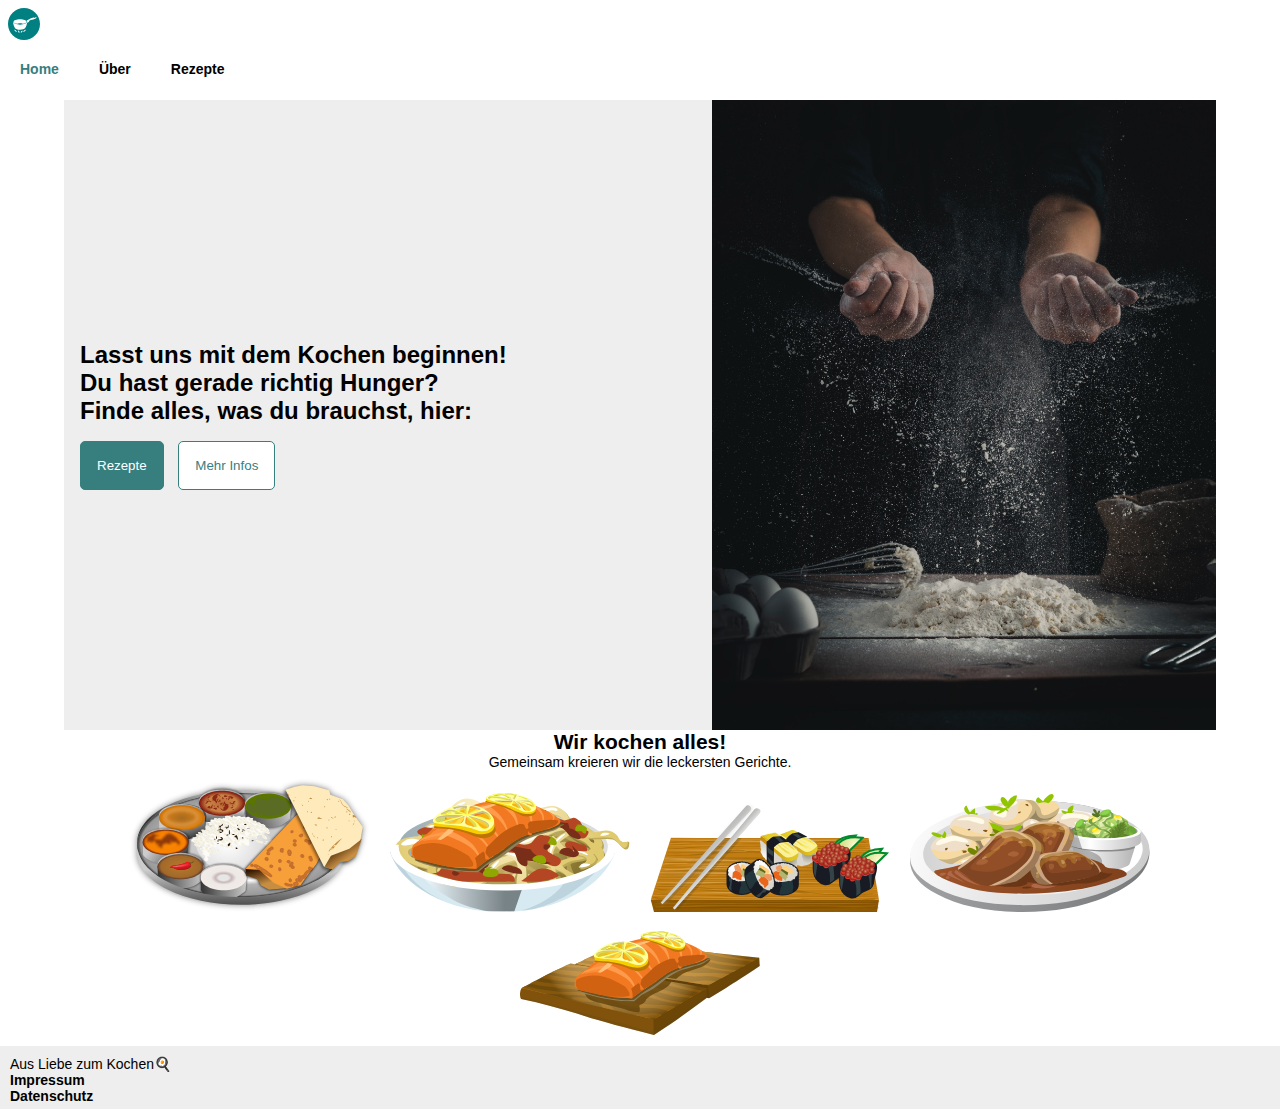
<file: recipe-page/index.html>
<!DOCTYPE html>
<html lang="de" dir="ltr">
    <head>
        <title>Aus Liebe zum Kochen - Home</title>
        <meta charset="utf-8">
        <link rel="stylesheet" href="./css/styles.css">
    </head>
    <body>
        <header>
            <img id="logo" title="FreeImages.com/rootworks" src="./img/logo.svg"/>
            <nav>
                <ul>
                    <li>Home</li>
                    <li><a href="html/ueber.html">Über</a></li>
                    <li><a href="html/rezepte.html">Rezepte</a></li>
                </ul>
            </nav>
        </header>
        <main>
            <div id="start">
                <div class="maincolumn" id="mainleft">
                    <p>Lasst uns mit dem Kochen beginnen!</p>
                    <p>Du hast gerade richtig Hunger?</p>
                    <p>Finde alles, was du brauchst, hier:</p>
                    <button id="buttonrecipe" onclick="window.location.href='./html/rezepte.html'">
                        Rezepte
                    </button>
                    <button id="buttonabout" onclick="window.location.href='./html/ueber.html'">
                        Mehr Infos
                    </button>
                </div>
                <div class="maincolumn" id="mainright">
                    <img id="baking" loading="lazy" alt="Hände mit Mehl und weiteren Backzutaten" title="Picture by https://unsplash.com/de/@picoftasty" src="./img/baking.jpg" />
                </div>
            </div>
            <h2 class="centered">Wir kochen alles!</h2>
            <p class="centered">Gemeinsam kreieren wir die leckersten Gerichte.</p>
            <div class="food centered">
                <img class="dish" loading="lazy" title="https://openclipart.org/detail/221173/thali" src="img/food1.svg" />
                <img class="dish" loading="lazy" title="glitchthegame.com" src="img/food2.svg" />
                <img class="dish" loading="lazy" title="https://openclipart.org/detail/218997/sushi-on-a-board" src="img/food3.svg" />
                <img class="dish" loading="lazy" title="glitchthegame.com" src="img/food4.svg" />
                <img class="dish" loading="lazy" title="glitchthegame.com" src="img/food5.svg" />
            </div>
        </main>
        <footer>
            <p>Aus Liebe zum Kochen&#127859; </p>
            <ul>
                <li><a href="https://www.hs-augsburg.de/Service/Impressum.html">Impressum</a><br/></li>
                <li id="last"><a href="https://www.hs-augsburg.de/Service/Datenschutz.html">Datenschutz</a></li>
            </ul>
        </footer>
    </body>
</html>
</file>
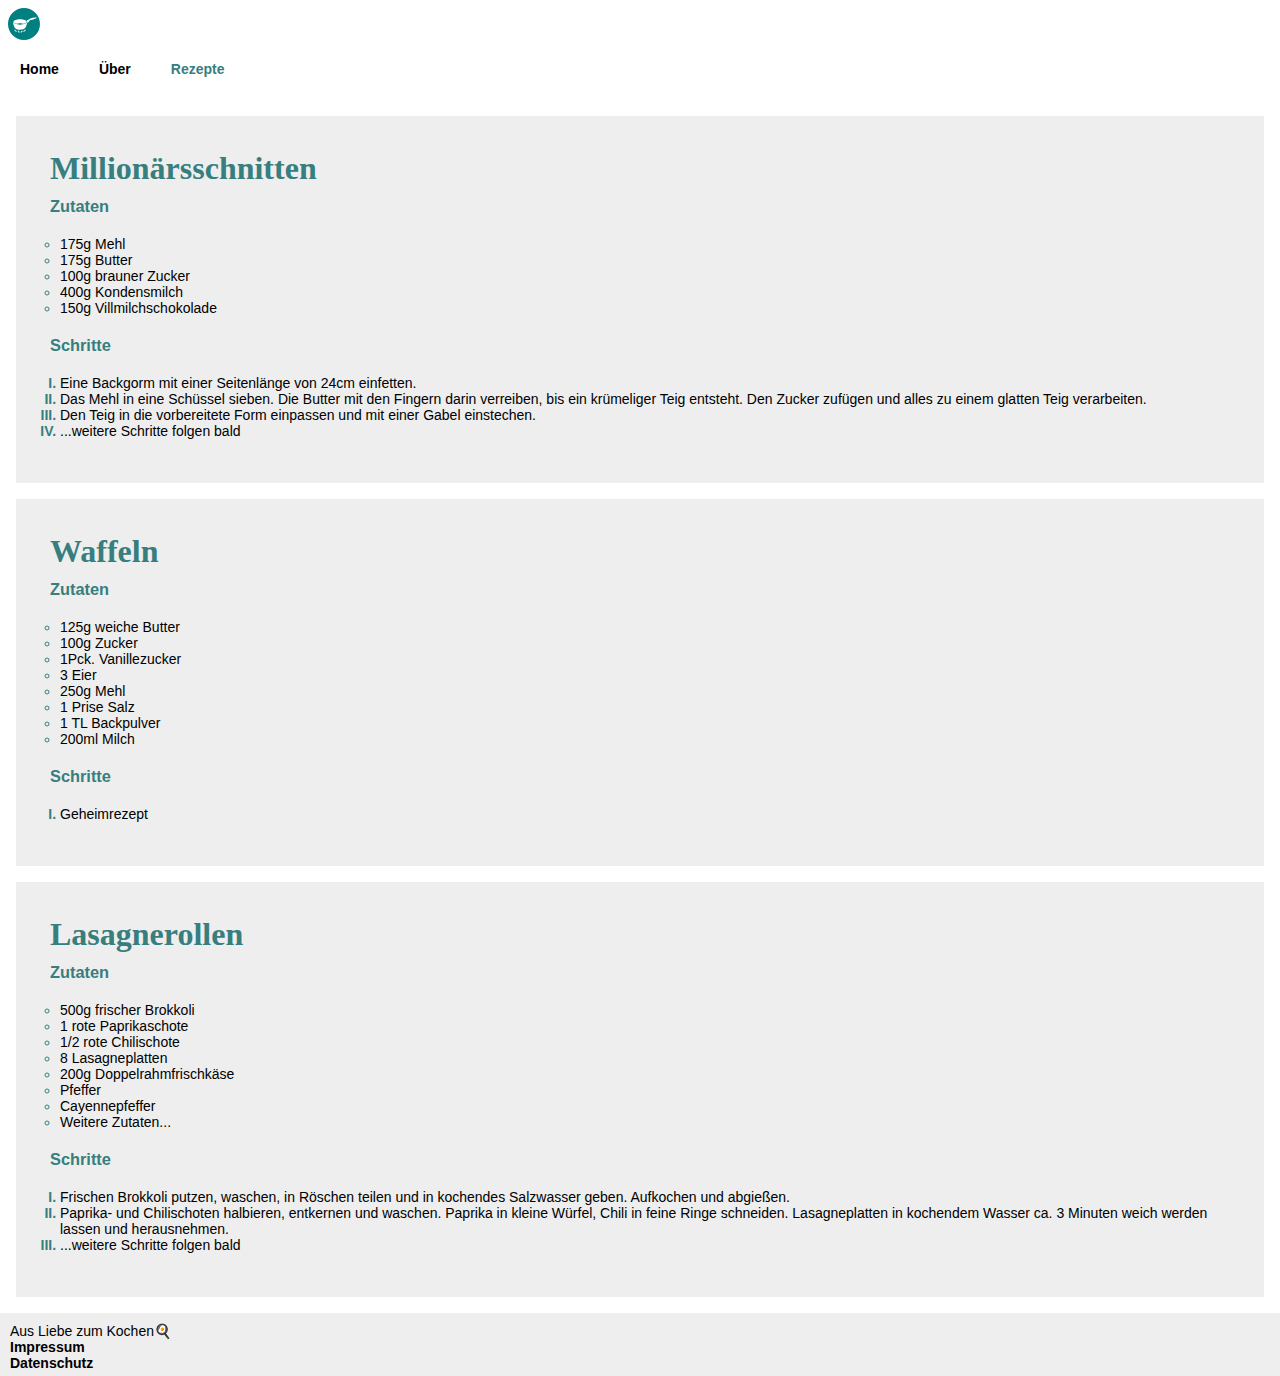
<file: recipe-page/html/rezepte.html>
<!DOCTYPE html>
<html lang="de" dir="ltr">
    <head>
        <title>Aus Liebe zum Kochen - Rezepte</title>
        <meta charset="utf-8">
        <link rel="stylesheet" href="../css/styles.css">
    </head>
    <body>
        <header>
            <img id="logo" title="FreeImages.com/rootworks" src="../img/logo.svg"/>
            <nav>
                <ul>
                    <li><a href="../index.html">Home</a></li>
                    <li><a href="ueber.html">Über</a></li>
                    <li>Rezepte</li>
                </ul>
            </nav>
        </header>
        <main>
            <div class="rezept">
                <h2 class="rezept-name">Millionärsschnitten</h2>
                <h3 class="rezept-h3">Zutaten</h3>
                <ul>
                    <li>175g Mehl</li>
                    <li>175g Butter</li>
                    <li>100g brauner Zucker</li>
                    <li>400g Kondensmilch</li>
                    <li>150g Villmilchschokolade</li>
                </ul>
                <h3 class="rezept-h3">Schritte</h3>
                <ol>
                    <li>Eine Backgorm mit einer Seitenlänge von 24cm einfetten.</li>
                    <li>Das Mehl in eine Schüssel sieben. Die Butter mit den Fingern darin verreiben, bis ein krümeliger Teig entsteht. Den Zucker zufügen und alles zu einem glatten Teig verarbeiten.</li>
                    <li>Den Teig in die vorbereitete Form einpassen und mit einer Gabel einstechen.</li>
                    <li>...weitere Schritte folgen bald</li>
                </ol>
            </div>
            <div class="rezept">
                <h2 class="rezept-name">Waffeln</h2>
                <h3 class="rezept-h3">Zutaten</h3>
                <ul>
                    <li>125g weiche Butter</li>
                    <li>100g Zucker</li>
                    <li>1Pck. Vanillezucker</li>
                    <li>3 Eier</li>
                    <li>250g Mehl</li>
                    <li>1 Prise Salz</li>
                    <li>1 TL Backpulver</li>
                    <li>200ml Milch</li>
                </ul>
                <h3 class="rezept-h3">Schritte</h3>
                <ol>
                    <li>Geheimrezept</li>
                </ol>
            </div>
            <div class="rezept">
                <h2 class="rezept-name">Lasagnerollen</h2>
                <h3 class="rezept-h3">Zutaten</h3>
                <ul>
                    <li>500g frischer Brokkoli</li>
                    <li>1 rote Paprikaschote</li>
                    <li>1/2 rote Chilischote</li>
                    <li>8 Lasagneplatten</li>
                    <li>200g Doppelrahmfrischkäse</li>
                    <li>Pfeffer</li>
                    <li>Cayennepfeffer</li>
                    <li>Weitere Zutaten...</li>
                </ul>
                <h3 class="rezept-h3">Schritte</h3>
                <ol>
                    <li>Frischen Brokkoli putzen, waschen, in Röschen teilen und in kochendes Salzwasser geben. Aufkochen und abgießen.</li>
                    <li>Paprika- und Chilischoten halbieren, entkernen und waschen. Paprika in kleine Würfel, Chili in feine Ringe schneiden. Lasagneplatten in kochendem Wasser ca. 3 Minuten weich werden lassen und herausnehmen.</li>
                    <li>...weitere Schritte folgen bald</li>
                </ol>
            </div>
        </main>
        <footer>
            <p>Aus Liebe zum Kochen&#127859; </p>
            <ul>
                <li><a href="https://www.hs-augsburg.de/Service/Impressum.html">Impressum</a><br/></li>
                <li id="last"><a href="https://www.hs-augsburg.de/Service/Datenschutz.html">Datenschutz</a></li>
            </ul>
        </footer>
    </body>
</html>
</file>
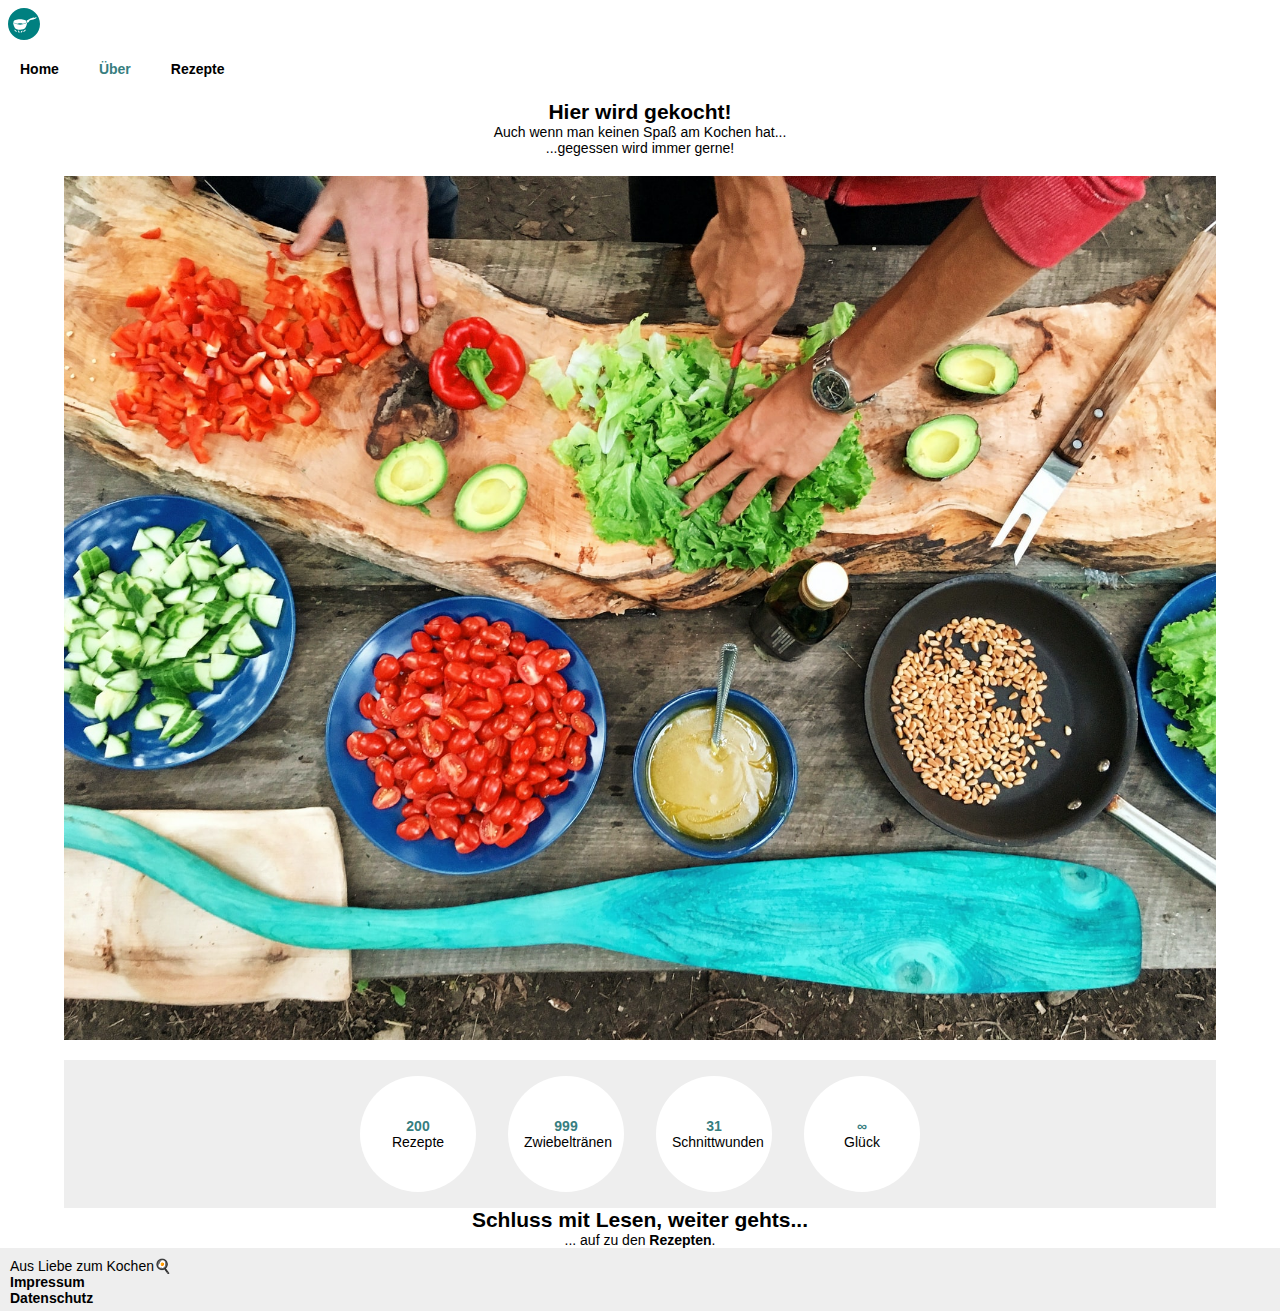
<file: recipe-page/html/ueber.html>
<!DOCTYPE html>
<html lang="de" dir="ltr">
    <head>
        <title>Aus Liebe zum Kochen - Über</title>
        <meta charset="utf-8">
        <link rel="stylesheet" href="../css/styles.css">
    </head>
    <body>
        <header>
            <img id="logo" title="FreeImages.com/rootworks" src="../img/logo.svg"/>
            <nav>
                <ul>
                    <li class="nav-link"><a href="../index.html">Home</a></li>
                    <li class="nav-link">Über</li>
                    <li class="nav-link"><a href="rezepte.html">Rezepte</a></li>
                </ul>
            </nav>
        </header>
        <main>
            <div class="centered">
                <h2 >Hier wird gekocht!</h2>
                <p>Auch wenn man keinen Spaß am Kochen hat...</p>
                <p>...gegessen wird immer gerne!</p>
                <img id="aboutimg" loading="lazy" alt="Verschiedene Kochzutaten auf Holzbrettern auf einem Tisch" title="Picture by https://unsplash.com/de/@mvdheuvel" src="../img/about.jpg" />
                <div class="infos">
                    <div class="column">
                        <p class="columntop">200</p>
                        <p>Rezepte</p>
                    </div>
                    <div class="column">
                        <p class="columntop">999</p>
                        <p>Zwiebeltränen</p>
                    </div>
                    <div class="column">
                        <p class="columntop">31</p>
                        <p>Schnittwunden</p>
                    </div>
                    <div class="column">
                        <p class="columntop">∞</p>
                        <p>Glück</p>
                    </div>
                </div>
                <h2>Schluss mit Lesen, weiter gehts...</h2>
                <p>... auf zu den <a href="html/rezepte.html"><strong>Rezepten</strong></a>.</p>
            </div>
        </main>
        <footer>
            <p>Aus Liebe zum Kochen&#127859; </p>
            <ul>
                <li><a href="https://www.hs-augsburg.de/Service/Impressum.html">Impressum</a><br/></li>
                <li id="last"><a href="https://www.hs-augsburg.de/Service/Datenschutz.html">Datenschutz</a></li>
            </ul>
        </footer>
    </body>
</html>
</file>
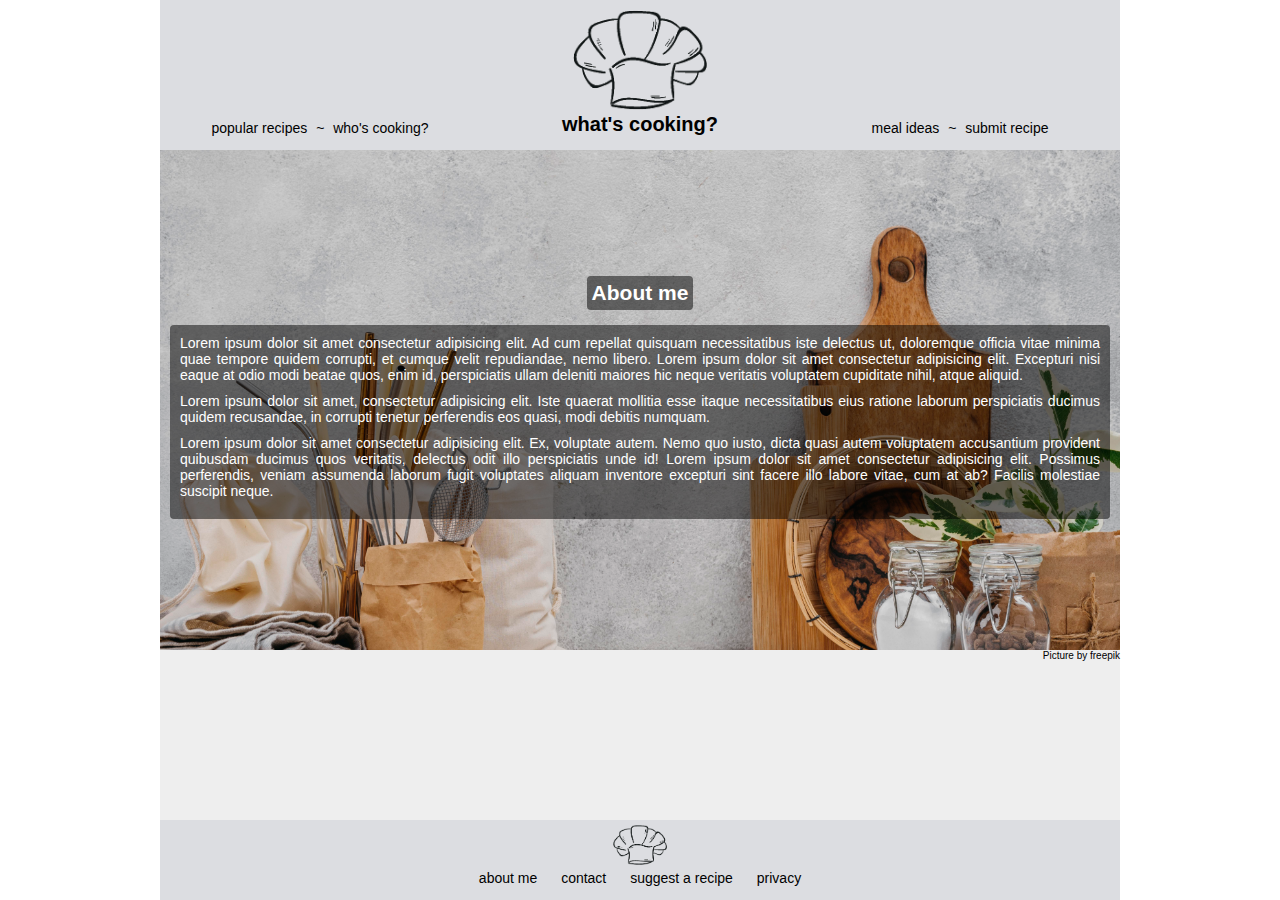
<file: recipe-page2/html/about.html>
<!DOCTYPE html>
<html>
    <head lang="en">
        <title>
            What's cooking? - About
        </title>
        <meta charset="utf-8" />
        <meta name="viewport" content="width=device-width, initial-scale=1.0" />
        <link rel="stylesheet" href="../css/styles.css" />
        <script src="../js/button.js"></script>
        <link rel="icon" type="image/x-icon" href="../img/chefhat.png" />
    </head>
    <body>
        <button id="topButton" title="Go to top">&#129029;</button> 
        <header>
            <nav>
                <div role="presentation" aria-hidden="true">
                    <ul>
                        <li><a href="popular.html">popular recipes</a></li>
                        <span>&#126;</span>
                        <li><a href="about.html">Who's cooking?</a></li>
                    </ul>
                </div>
                <div role="presentation" aria-hidden="true">
                    <a href="../index.html">
                        <img src="../img/chefhat.png" id="headerimg" alt="chef's hat logo" title="Designed by Freepik" />
                    </a>
                    <a href="../index.html"><h1>What's cooking?</h1></a>
                </div>
                <div role="presentation" aria-hidden="true">
                    <ul>
                        <li><a href="meal-ideas.html">Meal Ideas</a></li>
                        <span>&#126;</span>
                        <li><a href="submit.html">Submit Recipe</a></li>
                    </ul>
                </div>
            </nav>
        </header>
        <section id="about" class="imgbckgrd">
            <h2>
                About me
            </h2>
            <div class="abouttxt">
                <p class="aboutp">Lorem ipsum dolor sit amet consectetur adipisicing elit. Ad cum repellat quisquam necessitatibus iste delectus ut, doloremque officia vitae minima quae tempore quidem corrupti, et cumque velit repudiandae, nemo libero. Lorem ipsum dolor sit amet consectetur adipisicing elit. Excepturi nisi eaque at odio modi beatae quos, enim id, perspiciatis ullam deleniti maiores hic neque veritatis voluptatem cupiditate nihil, atque aliquid.</p>
                <p class="aboutp">Lorem ipsum dolor sit amet, consectetur adipisicing elit. Iste quaerat mollitia esse itaque necessitatibus eius ratione laborum perspiciatis ducimus quidem recusandae, in corrupti tenetur perferendis eos quasi, modi debitis numquam.</p>
                <p class="aboutp">Lorem ipsum dolor sit amet consectetur adipisicing elit. Ex, voluptate autem. Nemo quo iusto, dicta quasi autem voluptatem accusantium provident quibusdam ducimus quos veritatis, delectus odit illo perspiciatis unde id! Lorem ipsum dolor sit amet consectetur adipisicing elit. Possimus perferendis, veniam assumenda laborum fugit voluptates aliquam inventore excepturi sint facere illo labore vitae, cum at ab? Facilis molestiae suscipit neque.</p>
            </div>
        </section>
        <p class="source">Picture by freepik</p>
        <footer>
            <img src="../img/chefhat.png" alt="chefhat" id="footer-img">
            <ul>
                <li><a href="about.html">About me</a></li>
                <li><a href="contact.html">Contact</a></li>
                <li><a href="submit.html">Suggest a recipe</a></li>
                <li><a href="privacy.html">Privacy</a></li>
            </ul>
        </footer>
    </body>
</html>
</file>
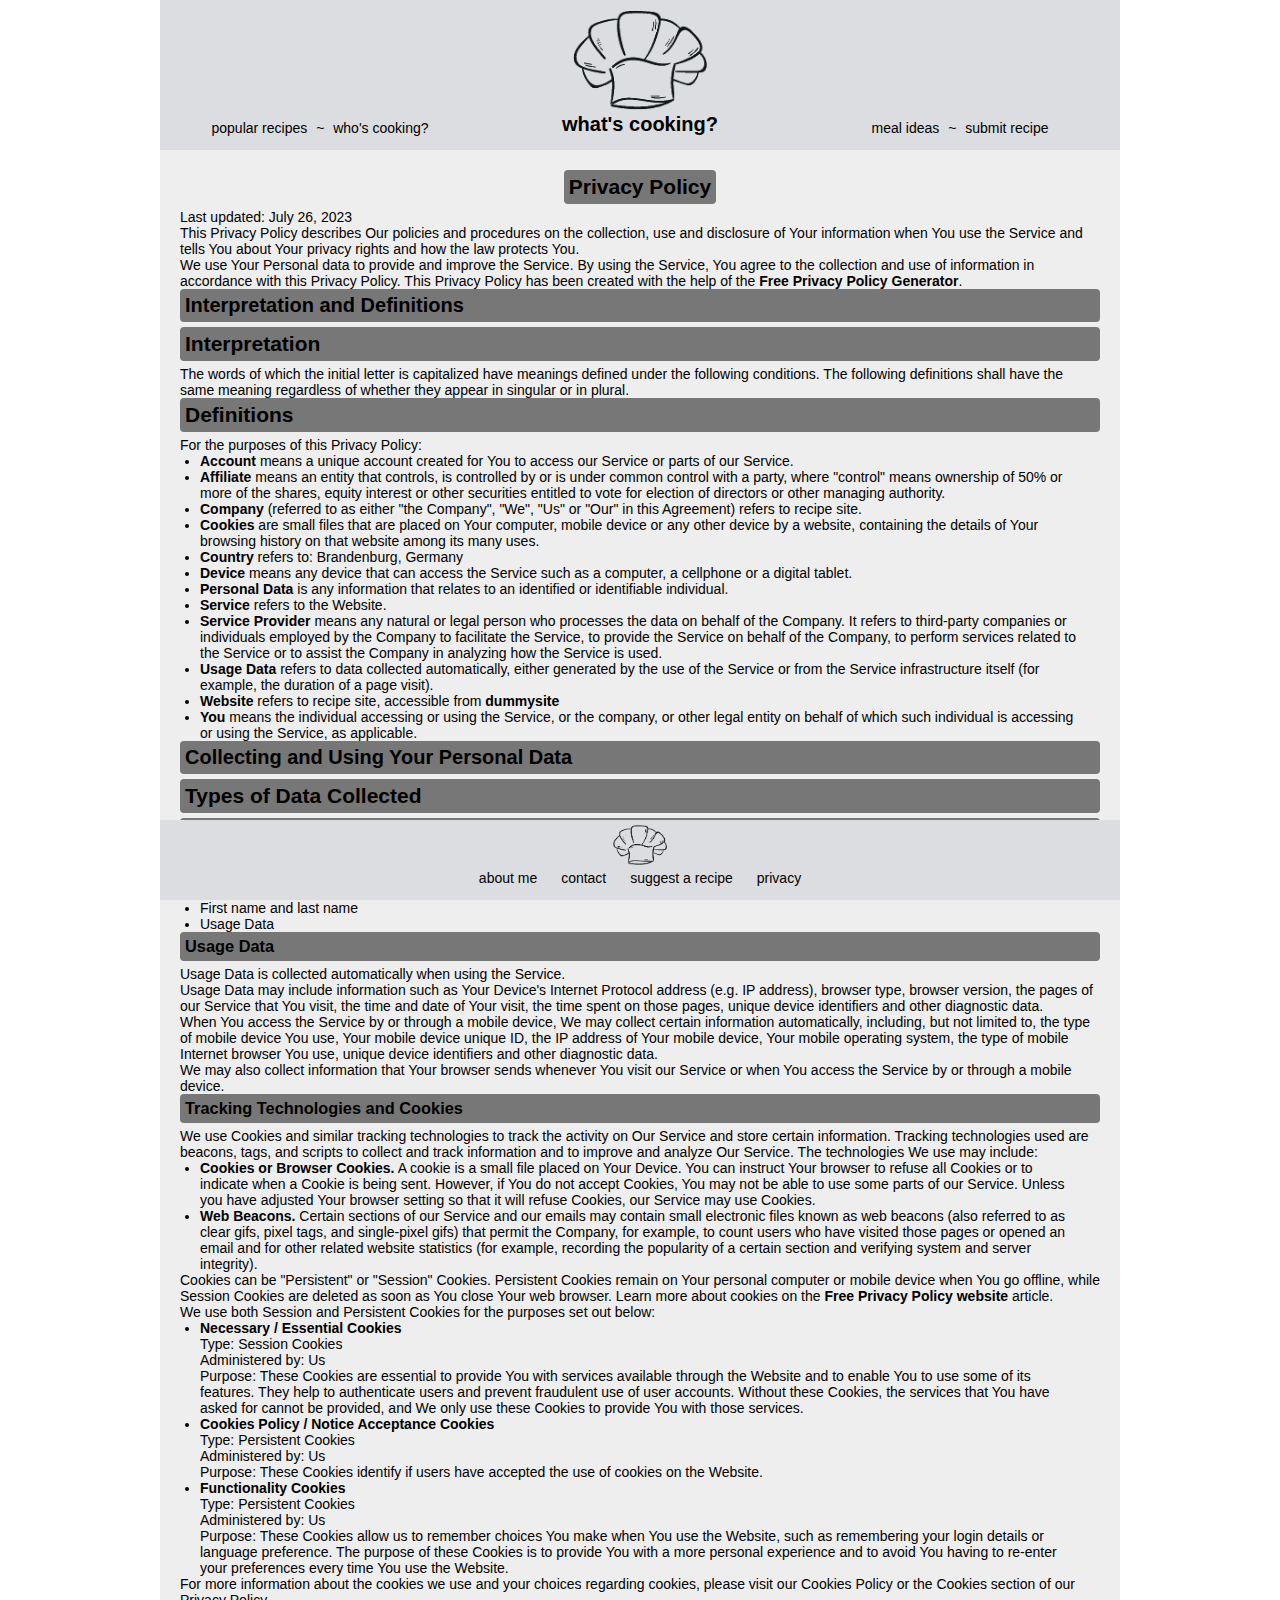
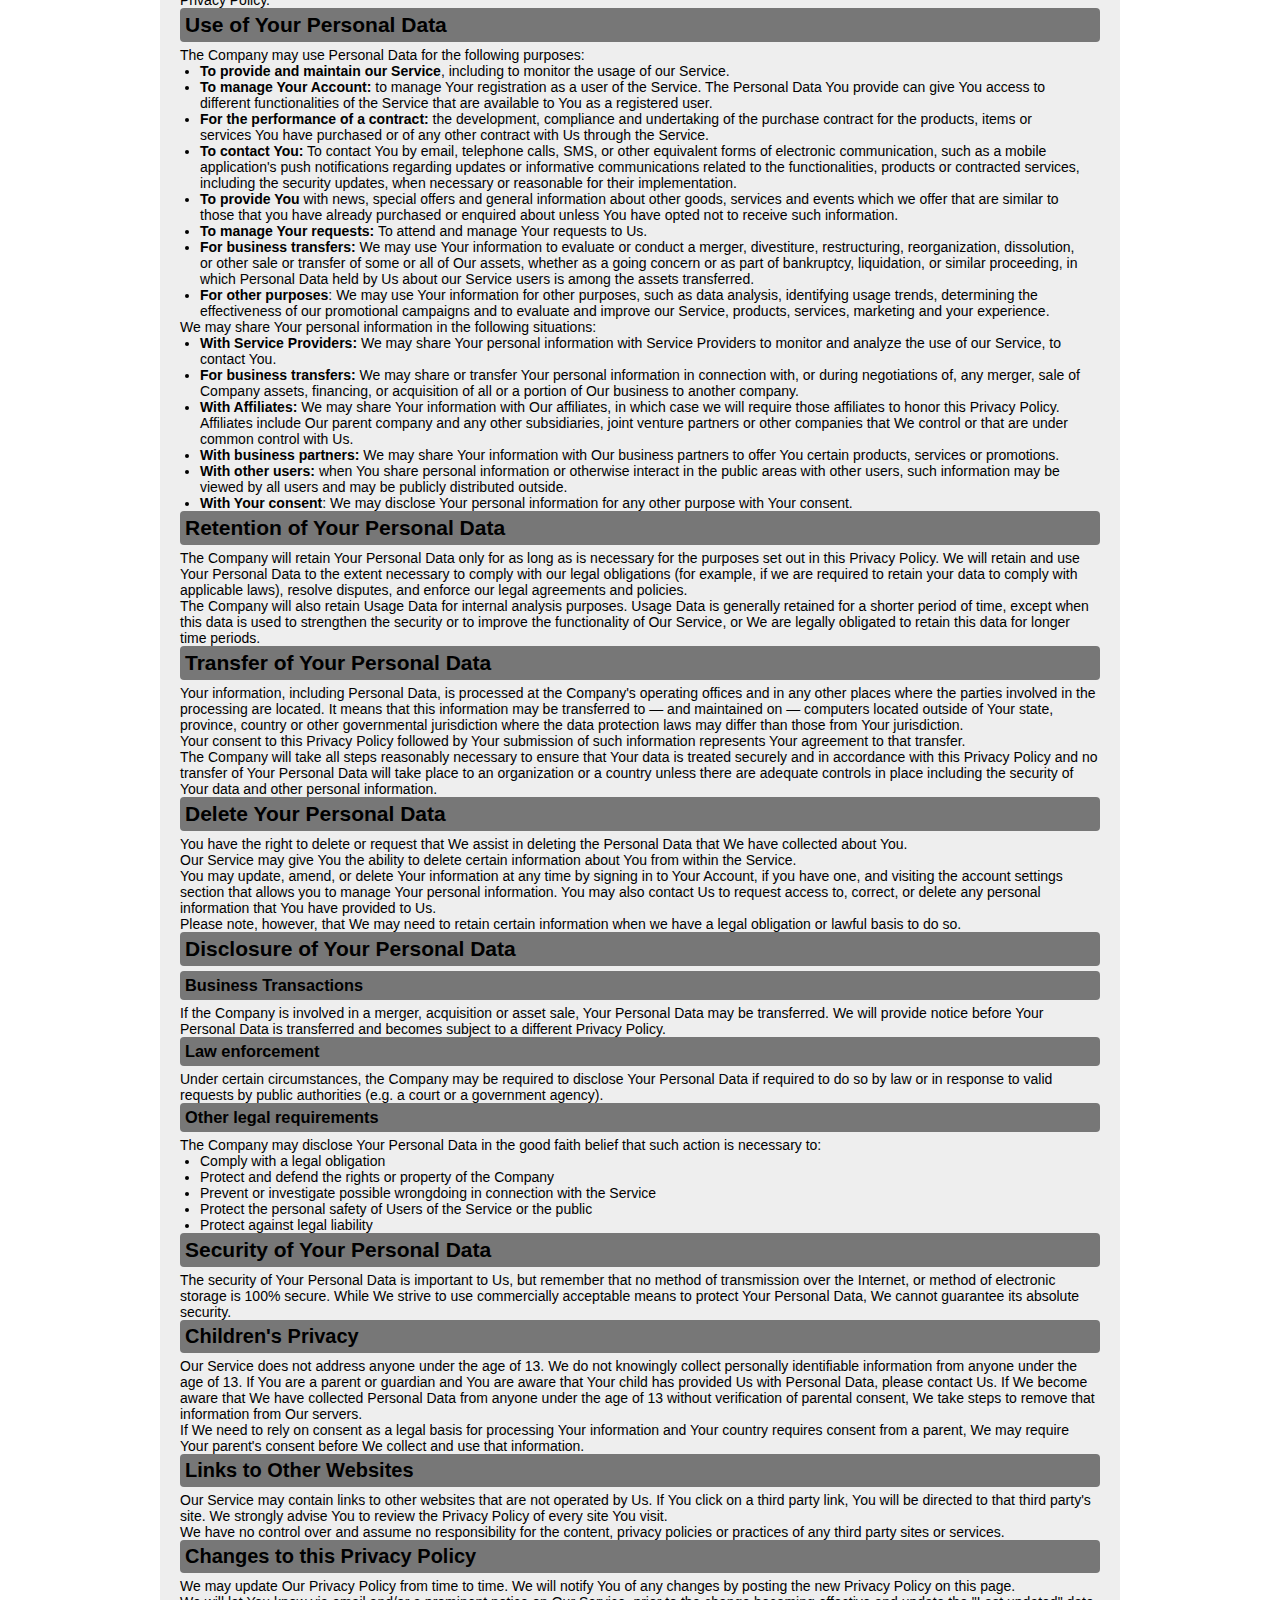
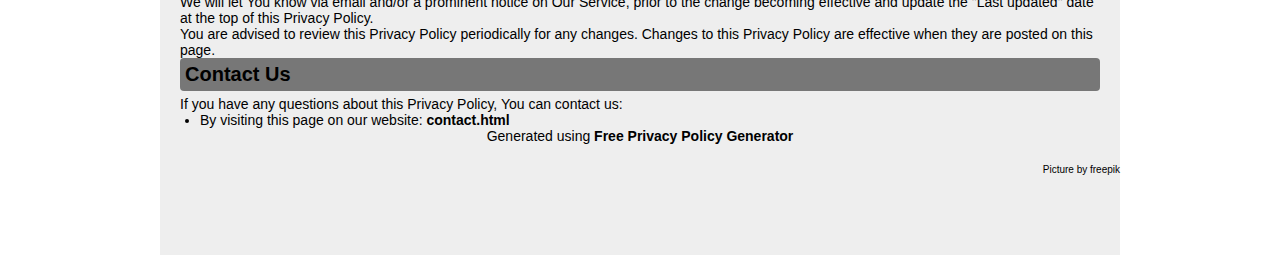
<file: recipe-page2/html/privacy.html>
<!DOCTYPE html>
<html>
    <head lang="en">
        <title>
            What's cooking? - Privacy Policy
        </title>
        <meta charset="utf-8" />
        <meta name="viewport" content="width=device-width, initial-scale=1.0" />
        <link rel="stylesheet" href="../css/styles.css" />
        <script src="../js/button.js"></script>
        <link rel="icon" type="image/x-icon" href="../img/chefhat.png" />
    </head>
    <body>
        <button id="topButton" title="Go to top">&#129029;</button> 
        <header>
            <nav>
                <div role="presentation" aria-hidden="true">
                    <ul>
                        <li><a href="popular.html">popular recipes</a></li>
                        <span>&#126;</span>
                        <li><a href="about.html">Who's cooking?</a></li>
                    </ul>
                </div>
                <div role="presentation" aria-hidden="true">
                    <a href="../index.html">
                        <img src="../img/chefhat.png" id="headerimg" alt="chef's hat logo" title="Designed by Freepik" />
                    </a>
                    <a href="../index.html"><h1>What's cooking?</h1></a>
                </div>
                <div role="presentation" aria-hidden="true">
                    <ul>
                        <li><a href="meal-ideas.html">Meal Ideas</a></li>
                        <span>&#126;</span>
                        <li><a href="submit.html">Submit Recipe</a></li>
                    </ul>
                </div>
            </nav>
        </header>
        <section id="privacy">
            <h2>
                Privacy Policy
            </h2>
            <div class="privacytxt">
                <p>Last updated: July 26, 2023</p>
                <p>This Privacy Policy describes Our policies and procedures on the collection, use and disclosure of Your information when You use the Service and tells You about Your privacy rights and how the law protects You.</p>
                <p>We use Your Personal data to provide and improve the Service. By using the Service, You agree to the collection and use of information in accordance with this Privacy Policy. This Privacy Policy has been created with the help of the <a href="https://www.freeprivacypolicy.com/free-privacy-policy-generator/" target="_blank">Free Privacy Policy Generator</a>.</p>
                <h1>Interpretation and Definitions</h1>
                <h2>Interpretation</h2>
                <p>The words of which the initial letter is capitalized have meanings defined under the following conditions. The following definitions shall have the same meaning regardless of whether they appear in singular or in plural.</p>
                <h2>Definitions</h2>
                <p>For the purposes of this Privacy Policy:</p>
                <ul>
                <li>
                <p><strong>Account</strong> means a unique account created for You to access our Service or parts of our Service.</p>
                </li>
                <li>
                <p><strong>Affiliate</strong> means an entity that controls, is controlled by or is under common control with a party, where &quot;control&quot; means ownership of 50% or more of the shares, equity interest or other securities entitled to vote for election of directors or other managing authority.</p>
                </li>
                <li>
                <p><strong>Company</strong> (referred to as either &quot;the Company&quot;, &quot;We&quot;, &quot;Us&quot; or &quot;Our&quot; in this Agreement) refers to recipe site.</p>
                </li>
                <li>
                <p><strong>Cookies</strong> are small files that are placed on Your computer, mobile device or any other device by a website, containing the details of Your browsing history on that website among its many uses.</p>
                </li>
                <li>
                <p><strong>Country</strong> refers to: Brandenburg, Germany</p>
                </li>
                <li>
                <p><strong>Device</strong> means any device that can access the Service such as a computer, a cellphone or a digital tablet.</p>
                </li>
                <li>
                <p><strong>Personal Data</strong> is any information that relates to an identified or identifiable individual.</p>
                </li>
                <li>
                <p><strong>Service</strong> refers to the Website.</p>
                </li>
                <li>
                <p><strong>Service Provider</strong> means any natural or legal person who processes the data on behalf of the Company. It refers to third-party companies or individuals employed by the Company to facilitate the Service, to provide the Service on behalf of the Company, to perform services related to the Service or to assist the Company in analyzing how the Service is used.</p>
                </li>
                <li>
                <p><strong>Usage Data</strong> refers to data collected automatically, either generated by the use of the Service or from the Service infrastructure itself (for example, the duration of a page visit).</p>
                </li>
                <li>
                <p><strong>Website</strong> refers to recipe site, accessible from <a href="dummysite" rel="external nofollow noopener" target="_blank">dummysite</a></p>
                </li>
                <li>
                <p><strong>You</strong> means the individual accessing or using the Service, or the company, or other legal entity on behalf of which such individual is accessing or using the Service, as applicable.</p>
                </li>
                </ul>
                <h1>Collecting and Using Your Personal Data</h1>
                <h2>Types of Data Collected</h2>
                <h3>Personal Data</h3>
                <p>While using Our Service, We may ask You to provide Us with certain personally identifiable information that can be used to contact or identify You. Personally identifiable information may include, but is not limited to:</p>
                <ul>
                <li>
                <p>Email address</p>
                </li>
                <li>
                <p>First name and last name</p>
                </li>
                <li>
                <p>Usage Data</p>
                </li>
                </ul>
                <h3>Usage Data</h3>
                <p>Usage Data is collected automatically when using the Service.</p>
                <p>Usage Data may include information such as Your Device's Internet Protocol address (e.g. IP address), browser type, browser version, the pages of our Service that You visit, the time and date of Your visit, the time spent on those pages, unique device identifiers and other diagnostic data.</p>
                <p>When You access the Service by or through a mobile device, We may collect certain information automatically, including, but not limited to, the type of mobile device You use, Your mobile device unique ID, the IP address of Your mobile device, Your mobile operating system, the type of mobile Internet browser You use, unique device identifiers and other diagnostic data.</p>
                <p>We may also collect information that Your browser sends whenever You visit our Service or when You access the Service by or through a mobile device.</p>
                <h3>Tracking Technologies and Cookies</h3>
                <p>We use Cookies and similar tracking technologies to track the activity on Our Service and store certain information. Tracking technologies used are beacons, tags, and scripts to collect and track information and to improve and analyze Our Service. The technologies We use may include:</p>
                <ul>
                <li><strong>Cookies or Browser Cookies.</strong> A cookie is a small file placed on Your Device. You can instruct Your browser to refuse all Cookies or to indicate when a Cookie is being sent. However, if You do not accept Cookies, You may not be able to use some parts of our Service. Unless you have adjusted Your browser setting so that it will refuse Cookies, our Service may use Cookies.</li>
                <li><strong>Web Beacons.</strong> Certain sections of our Service and our emails may contain small electronic files known as web beacons (also referred to as clear gifs, pixel tags, and single-pixel gifs) that permit the Company, for example, to count users who have visited those pages or opened an email and for other related website statistics (for example, recording the popularity of a certain section and verifying system and server integrity).</li>
                </ul>
                <p>Cookies can be &quot;Persistent&quot; or &quot;Session&quot; Cookies. Persistent Cookies remain on Your personal computer or mobile device when You go offline, while Session Cookies are deleted as soon as You close Your web browser. Learn more about cookies on the <a href="https://www.freeprivacypolicy.com/blog/sample-privacy-policy-template/#Use_Of_Cookies_And_Tracking" target="_blank">Free Privacy Policy website</a> article.</p>
                <p>We use both Session and Persistent Cookies for the purposes set out below:</p>
                <ul>
                <li>
                <p><strong>Necessary / Essential Cookies</strong></p>
                <p>Type: Session Cookies</p>
                <p>Administered by: Us</p>
                <p>Purpose: These Cookies are essential to provide You with services available through the Website and to enable You to use some of its features. They help to authenticate users and prevent fraudulent use of user accounts. Without these Cookies, the services that You have asked for cannot be provided, and We only use these Cookies to provide You with those services.</p>
                </li>
                <li>
                <p><strong>Cookies Policy / Notice Acceptance Cookies</strong></p>
                <p>Type: Persistent Cookies</p>
                <p>Administered by: Us</p>
                <p>Purpose: These Cookies identify if users have accepted the use of cookies on the Website.</p>
                </li>
                <li>
                <p><strong>Functionality Cookies</strong></p>
                <p>Type: Persistent Cookies</p>
                <p>Administered by: Us</p>
                <p>Purpose: These Cookies allow us to remember choices You make when You use the Website, such as remembering your login details or language preference. The purpose of these Cookies is to provide You with a more personal experience and to avoid You having to re-enter your preferences every time You use the Website.</p>
                </li>
                </ul>
                <p>For more information about the cookies we use and your choices regarding cookies, please visit our Cookies Policy or the Cookies section of our Privacy Policy.</p>
                <h2>Use of Your Personal Data</h2>
                <p>The Company may use Personal Data for the following purposes:</p>
                <ul>
                <li>
                <p><strong>To provide and maintain our Service</strong>, including to monitor the usage of our Service.</p>
                </li>
                <li>
                <p><strong>To manage Your Account:</strong> to manage Your registration as a user of the Service. The Personal Data You provide can give You access to different functionalities of the Service that are available to You as a registered user.</p>
                </li>
                <li>
                <p><strong>For the performance of a contract:</strong> the development, compliance and undertaking of the purchase contract for the products, items or services You have purchased or of any other contract with Us through the Service.</p>
                </li>
                <li>
                <p><strong>To contact You:</strong> To contact You by email, telephone calls, SMS, or other equivalent forms of electronic communication, such as a mobile application's push notifications regarding updates or informative communications related to the functionalities, products or contracted services, including the security updates, when necessary or reasonable for their implementation.</p>
                </li>
                <li>
                <p><strong>To provide You</strong> with news, special offers and general information about other goods, services and events which we offer that are similar to those that you have already purchased or enquired about unless You have opted not to receive such information.</p>
                </li>
                <li>
                <p><strong>To manage Your requests:</strong> To attend and manage Your requests to Us.</p>
                </li>
                <li>
                <p><strong>For business transfers:</strong> We may use Your information to evaluate or conduct a merger, divestiture, restructuring, reorganization, dissolution, or other sale or transfer of some or all of Our assets, whether as a going concern or as part of bankruptcy, liquidation, or similar proceeding, in which Personal Data held by Us about our Service users is among the assets transferred.</p>
                </li>
                <li>
                <p><strong>For other purposes</strong>: We may use Your information for other purposes, such as data analysis, identifying usage trends, determining the effectiveness of our promotional campaigns and to evaluate and improve our Service, products, services, marketing and your experience.</p>
                </li>
                </ul>
                <p>We may share Your personal information in the following situations:</p>
                <ul>
                <li><strong>With Service Providers:</strong> We may share Your personal information with Service Providers to monitor and analyze the use of our Service, to contact You.</li>
                <li><strong>For business transfers:</strong> We may share or transfer Your personal information in connection with, or during negotiations of, any merger, sale of Company assets, financing, or acquisition of all or a portion of Our business to another company.</li>
                <li><strong>With Affiliates:</strong> We may share Your information with Our affiliates, in which case we will require those affiliates to honor this Privacy Policy. Affiliates include Our parent company and any other subsidiaries, joint venture partners or other companies that We control or that are under common control with Us.</li>
                <li><strong>With business partners:</strong> We may share Your information with Our business partners to offer You certain products, services or promotions.</li>
                <li><strong>With other users:</strong> when You share personal information or otherwise interact in the public areas with other users, such information may be viewed by all users and may be publicly distributed outside.</li>
                <li><strong>With Your consent</strong>: We may disclose Your personal information for any other purpose with Your consent.</li>
                </ul>
                <h2>Retention of Your Personal Data</h2>
                <p>The Company will retain Your Personal Data only for as long as is necessary for the purposes set out in this Privacy Policy. We will retain and use Your Personal Data to the extent necessary to comply with our legal obligations (for example, if we are required to retain your data to comply with applicable laws), resolve disputes, and enforce our legal agreements and policies.</p>
                <p>The Company will also retain Usage Data for internal analysis purposes. Usage Data is generally retained for a shorter period of time, except when this data is used to strengthen the security or to improve the functionality of Our Service, or We are legally obligated to retain this data for longer time periods.</p>
                <h2>Transfer of Your Personal Data</h2>
                <p>Your information, including Personal Data, is processed at the Company's operating offices and in any other places where the parties involved in the processing are located. It means that this information may be transferred to — and maintained on — computers located outside of Your state, province, country or other governmental jurisdiction where the data protection laws may differ than those from Your jurisdiction.</p>
                <p>Your consent to this Privacy Policy followed by Your submission of such information represents Your agreement to that transfer.</p>
                <p>The Company will take all steps reasonably necessary to ensure that Your data is treated securely and in accordance with this Privacy Policy and no transfer of Your Personal Data will take place to an organization or a country unless there are adequate controls in place including the security of Your data and other personal information.</p>
                <h2>Delete Your Personal Data</h2>
                <p>You have the right to delete or request that We assist in deleting the Personal Data that We have collected about You.</p>
                <p>Our Service may give You the ability to delete certain information about You from within the Service.</p>
                <p>You may update, amend, or delete Your information at any time by signing in to Your Account, if you have one, and visiting the account settings section that allows you to manage Your personal information. You may also contact Us to request access to, correct, or delete any personal information that You have provided to Us.</p>
                <p>Please note, however, that We may need to retain certain information when we have a legal obligation or lawful basis to do so.</p>
                <h2>Disclosure of Your Personal Data</h2>
                <h3>Business Transactions</h3>
                <p>If the Company is involved in a merger, acquisition or asset sale, Your Personal Data may be transferred. We will provide notice before Your Personal Data is transferred and becomes subject to a different Privacy Policy.</p>
                <h3>Law enforcement</h3>
                <p>Under certain circumstances, the Company may be required to disclose Your Personal Data if required to do so by law or in response to valid requests by public authorities (e.g. a court or a government agency).</p>
                <h3>Other legal requirements</h3>
                <p>The Company may disclose Your Personal Data in the good faith belief that such action is necessary to:</p>
                <ul>
                <li>Comply with a legal obligation</li>
                <li>Protect and defend the rights or property of the Company</li>
                <li>Prevent or investigate possible wrongdoing in connection with the Service</li>
                <li>Protect the personal safety of Users of the Service or the public</li>
                <li>Protect against legal liability</li>
                </ul>
                <h2>Security of Your Personal Data</h2>
                <p>The security of Your Personal Data is important to Us, but remember that no method of transmission over the Internet, or method of electronic storage is 100% secure. While We strive to use commercially acceptable means to protect Your Personal Data, We cannot guarantee its absolute security.</p>
                <h1>Children's Privacy</h1>
                <p>Our Service does not address anyone under the age of 13. We do not knowingly collect personally identifiable information from anyone under the age of 13. If You are a parent or guardian and You are aware that Your child has provided Us with Personal Data, please contact Us. If We become aware that We have collected Personal Data from anyone under the age of 13 without verification of parental consent, We take steps to remove that information from Our servers.</p>
                <p>If We need to rely on consent as a legal basis for processing Your information and Your country requires consent from a parent, We may require Your parent's consent before We collect and use that information.</p>
                <h1>Links to Other Websites</h1>
                <p>Our Service may contain links to other websites that are not operated by Us. If You click on a third party link, You will be directed to that third party's site. We strongly advise You to review the Privacy Policy of every site You visit.</p>
                <p>We have no control over and assume no responsibility for the content, privacy policies or practices of any third party sites or services.</p>
                <h1>Changes to this Privacy Policy</h1>
                <p>We may update Our Privacy Policy from time to time. We will notify You of any changes by posting the new Privacy Policy on this page.</p>
                <p>We will let You know via email and/or a prominent notice on Our Service, prior to the change becoming effective and update the &quot;Last updated&quot; date at the top of this Privacy Policy.</p>
                <p>You are advised to review this Privacy Policy periodically for any changes. Changes to this Privacy Policy are effective when they are posted on this page.</p>
                <h1>Contact Us</h1>
                <p>If you have any questions about this Privacy Policy, You can contact us:</p>
                <ul>
                <li>By visiting this page on our website: <a href="contact.html">contact.html</a></li>
                </ul>
                </div>
                </div>
                </div>
                <p>Generated using <a href="https://www.freeprivacypolicy.com/free-privacy-policy-generator/" target="_blank">Free Privacy Policy Generator</a></p>
            </div>
        </section>
        <p class="source">Picture by freepik</p>
        <footer>
            <img src="../img/chefhat.png" alt="chefhat" id="footer-img">
            <ul>
                <li><a href="about.html">About me</a></li>
                <li><a href="contact.html">Contact</a></li>
                <li><a href="submit.html">Suggest a recipe</a></li>
                <li><a href="privacy.html">Privacy</a></li>
            </ul>
        </footer>
    </body>
</html>
</file>
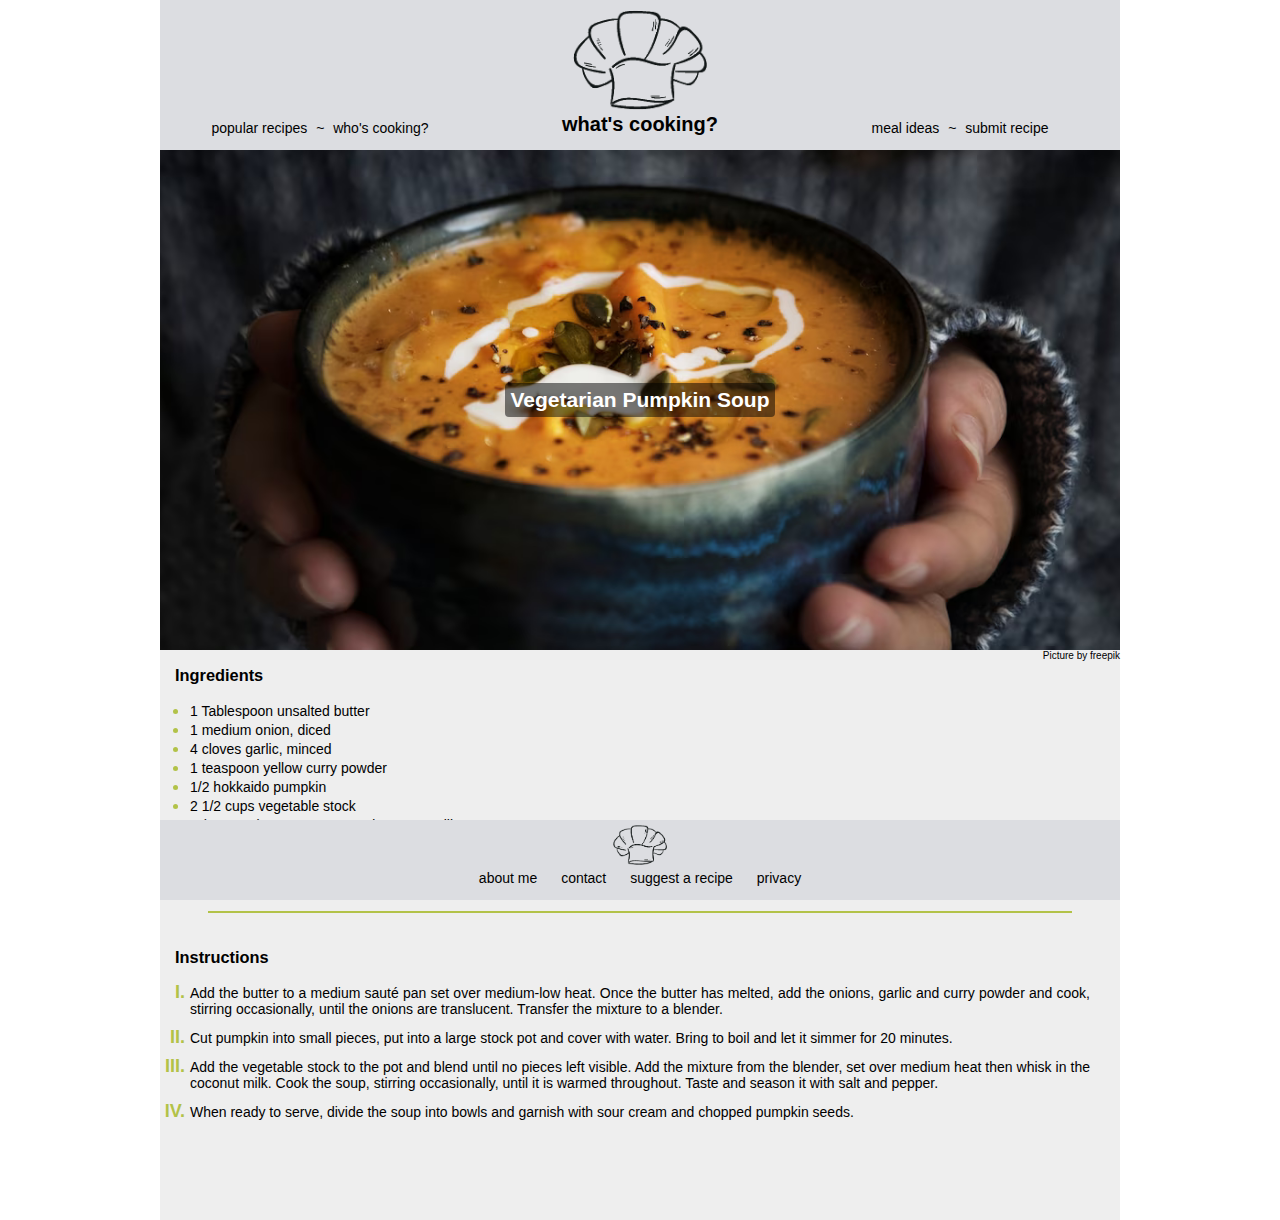
<file: recipe-page2/html/pumpkinsoup.html>
<!DOCTYPE html>
<html>
    <head lang="en">
        <title>
            What's cooking? - Pumpkin soup
        </title>
        <meta charset="utf-8" />
        <meta name="viewport" content="width=device-width, initial-scale=1.0" />
        <link rel="stylesheet" href="../css/styles.css" />
        <script src="../js/button.js"></script>
        <link rel="icon" type="image/x-icon" href="../img/chefhat.png" />
    </head>
    <body>
        <button id="topButton" title="Go to top">&#129029;</button> 
        <header>
            <nav>
                <div role="presentation" aria-hidden="true">
                    <ul>
                        <li><a href="popular.html">popular recipes</a></li>
                        <span>&#126;</span>
                        <li><a href="about.html">Who's cooking?</a></li>
                    </ul>
                </div>
                <div role="presentation" aria-hidden="true">
                    <a href="../index.html">
                        <img src="../img/chefhat.png" id="headerimg" alt="chef's hat logo" title="Designed by Freepik" />
                    </a>
                    <a href="../index.html"><h1>What's cooking?</h1></a>
                </div>
                <div role="presentation" aria-hidden="true">
                    <ul>
                        <li><a href="meal-ideas.html">Meal Ideas</a></li>
                        <span>&#126;</span>
                        <li><a href="submit.html">Submit Recipe</a></li>
                    </ul>
                </div>
            </nav>
        </header>
        <section id="pumpkinsoup" class="imgbckgrd">
            <h2>
                Vegetarian Pumpkin Soup
            </h2>
        </section>
        <p class="source">Picture by freepik</p>
        <section class="recipe">
            <h3>Ingredients</h3>
            <ul class="ingredients green">
                <li>1 Tablespoon unsalted butter</li>
                <li>1 medium onion, diced</li>
                <li>4 cloves garlic, minced</li>
                <li>1 teaspoon yellow curry powder</li>
                <li>1/2 hokkaido pumpkin</li>
                <li>2 1/2 cups vegetable stock</li>
                <li>1 (13.5-oz.) can unsweetened coconut milk</li>
                <li>Sour cream, for serving</li>
                <li>Pumpkin seeds, for serving</li>
            </ul>
            <hr>
            <h3>Instructions</h3>
            <ol class="instructions green">
                <li>Add the butter to a medium sauté pan set over medium-low heat. Once the butter has melted, add the onions, garlic and curry powder and cook, stirring occasionally, until the onions are translucent. Transfer the mixture to a blender.</li>
                <li>Cut pumpkin into small pieces, put into a large stock pot and cover with water. Bring to boil and let it simmer for 20 minutes.</li>
                <li>Add the vegetable stock to the pot and blend until no pieces left visible. Add the mixture from the blender, set over medium heat then whisk in the coconut milk. Cook the soup, stirring occasionally, until it is warmed throughout. Taste and season it with salt and pepper.</li>
                <li>When ready to serve, divide the soup into bowls and garnish with sour cream and chopped pumpkin seeds.</li>
            </ol>
        </section>
        <footer>
            <img src="../img/chefhat.png" alt="chefhat" id="footer-img">
            <ul>
                <li><a href="about.html">About me</a></li>
                <li><a href="contact.html">Contact</a></li>
                <li><a href="submit.html">Suggest a recipe</a></li>
                <li><a href="privacy.html">Privacy</a></li>
            </ul>
        </footer>
    </body>
</html>
</file>
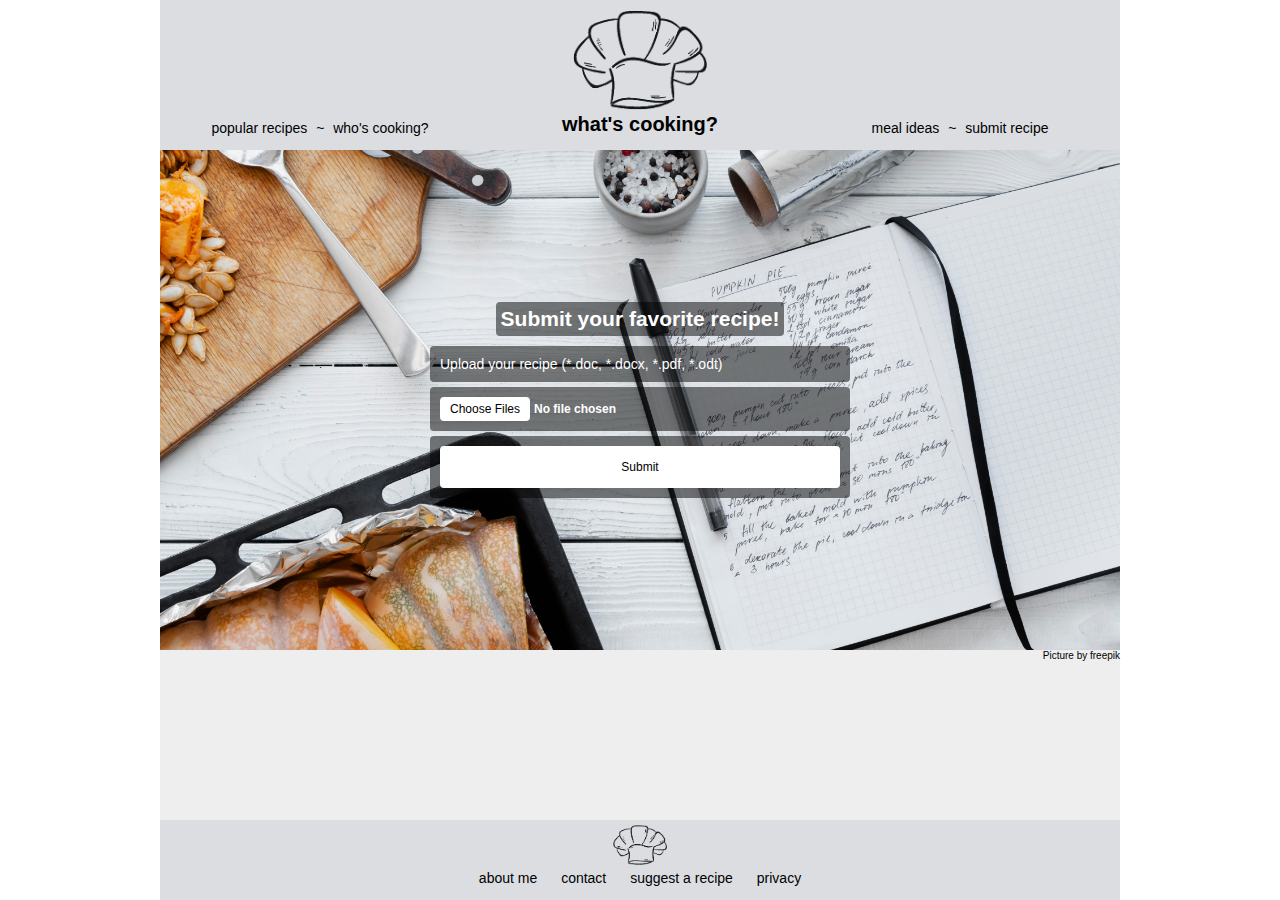
<file: recipe-page2/html/submit.html>
<!DOCTYPE html>
<html>
    <head lang="en">
        <title>
            What's cooking? - Submit recipe Ideas
        </title>
        <meta charset="utf-8" />
        <meta name="viewport" content="width=device-width, initial-scale=1.0" />
        <link rel="stylesheet" href="../css/styles.css" />
        <script src="../js/button.js"></script>
        <link rel="icon" type="image/x-icon" href="../img/chefhat.png" />
    </head>
    <body>
        <button id="topButton" title="Go to top">&#129029;</button> 
        <header>
            <nav>
                <div role="presentation" aria-hidden="true">
                    <ul>
                        <li><a href="popular.html">popular recipes</a></li>
                        <span>&#126;</span>
                        <li><a href="about.html">Who's cooking?</a></li>
                    </ul>
                </div>
                <div role="presentation" aria-hidden="true">
                    <a href="../index.html">
                        <img src="../img/chefhat.png" id="headerimg" alt="chef's hat logo" title="Designed by Freepik" />
                    </a>
                    <a href="../index.html"><h1>What's cooking?</h1></a>
                </div>
                <div role="presentation" aria-hidden="true">
                    <ul>
                        <li><a href="meal-ideas.html">Meal Ideas</a></li>
                        <span>&#126;</span>
                        <li><a href="submit.html">Submit Recipe</a></li>
                    </ul>
                </div>
            </nav>
        </header>
        <section id="recipe" class="imgbckgrd">
            <h2>
                Submit your favorite recipe!
            </h2>
            <form action="" method="post" enctype="multipart/form-data">
                <div class="submission">
                    <label for="filepick">Upload your recipe (*.doc, *.docx, *.pdf, *.odt)</label>
                </div>
                <div class="submission">
                    <input type="file" id="filepick" accept=".pdf,.doc,.docx,application/msword,application/vnd.openxmlformats-officedocument.wordprocessingml.document" multiple/>
                </div>
                <div class="submission">
                    <input type="submit" name="submit" />
                </div>
            </form>
        </section>
        <p class="source">Picture by freepik</p>
        <footer>
            <img src="../img/chefhat.png" alt="chefhat" id="footer-img">
            <ul>
                <li><a href="about.html">About me</a></li>
                <li><a href="contact.html">Contact</a></li>
                <li><a href="submit.html">Suggest a recipe</a></li>
                <li><a href="privacy.html">Privacy</a></li>
            </ul>
        </footer>
    </body>
</html>
</file>
<file: recipe-page/css/styles.css>
* {
    margin: 0;
    padding: 0;
}

html {
    height:100%;
}

body {
    font-family: Arial, Helvetica, sans-serif;
    font-size: 14px;
    display:flex;
    flex-direction:column;
    min-height:100vh;
}

header  {
    position: fixed;
    width: 100%;
    height: 100px;
    top: 0;
    background-color: #fff;
}

nav > ul {
    list-style-type: none;
    display: flex;
    color: #377e7f;
    font-weight: bold;
}

nav > ul > li {
    padding: 10px 20px;
}

main {
    margin-top: 100px;
    flex:1;
}

h1 {
    font-size: 20px;
    padding: 10px;
}

a {
    color: #000000;
    text-decoration: none;
}

#logo {
    width: 2rem;
    padding: 0.5rem;
}

.rezept {
    background:#EEE;
    padding: 1.5rem;
    margin: 1rem;
}

.rezept-name {
    font-size: 2rem;
    font-family: Brush Script MT, cursive;
    color: #377e7f;
    margin: 10px;
}

.rezept-h3 {
    color: #377e7f;
    margin: 10px;
}

main > * > ul {
    list-style-type: circle;
    padding: 10px;
    margin: 10px;
}

main > * > ul li::marker {
    color: #377e7f;
}

main > * > ol {
    list-style-type: upper-roman;
    padding: 10px;
    margin: 10px;
}

main > * > ol li::marker {
    color: #377e7f;
    font-weight: bold;
}

.centered {
    text-align: center;
}

#aboutimg {
    display: block;
    max-width: 90%;
    padding: 20px 0;
    margin-left: auto;
    margin-right: auto;
}

.infos {
    display: flex;
    flex-wrap: wrap;
    justify-content: center;
    background:#EEE;
    max-width: 90%;
    margin-left: auto;
    margin-right: auto;
}

.column {
    display: flex;
    flex-direction: column;
    padding: 1rem;
    margin: 1rem;
    background:#FFF;
    width: 6em;
    height: 6em;
    border-radius: 50%;
    align-content:center;
    justify-content:center;
}

.columntop {
    color: #377e7f;
    font-weight: bold;
}

#start {
    display: flex;
    flex-wrap: nowrap;
    justify-content: center;
    background:#EEE;
    max-width: 90%;
    margin-left: auto;
    margin-right: auto;
    align-items: center;
}

.maincolumn {
    flex-direction: column;
    width: 50%;
    margin:0;
    padding:0;
    align-items: center;
}

#mainleft {
    
    padding: 1rem;
    font-weight: bold;
    font-size: 1.5rem;
}

#baking {
    float:right;
    max-height: 70vh;
    max-width:100%;
}

button {
    cursor: pointer;
    border: 1px solid #377e7f;
    border-radius: 5px;
    padding: 1rem;
    margin: 1rem 0.5rem 0 0;
}

#buttonrecipe {
    background-color: #377e7f;
    color: #FFF;
}

#buttonabout {
    background-color: #FFF;
    color: #377e7f;
}

.dish {
    margin: 0.5rem;
    width:15rem;
}

footer {
    background-color: #EEE;
    width:100%;
    bottom:0;
}

footer > p {
    margin:10px 10px 0px 10px;
}

footer > ul {
    list-style-type: none;
    color: #000;
    font-weight: bold;
    margin:0px 10px 0px 10px;
    padding:0;
}

#last {
    margin-bottom: 5px;
}
</file>
<file: recipe-page2/css/styles.css>
* {
    margin: 0;
    padding: 0;
    box-sizing: border-box;
}

html {
    background-color: #fff;
    height: 100%;
}

body {
    font-family: Arial, Helvetica, sans-serif;
    background-color: #eee;
    font-size: 14px;
    min-height: 100vh;
    width: 960px;
    margin: 0 auto;
    display: flex;
    flex-direction: column;
    position: relative;
    padding-bottom: 80px;
}

#topButton {
    width: 38px;
    height: 38px;
    display: none;
    position: fixed;
    bottom: 20px;
    right: 30px;
    z-index: 99;
    /* button on top */
    border: none;
    border-radius: 50%;
    background-color: #b2c248;
    color: #555;
    font-size: 20px;
    cursor: pointer;
}

#topButton:hover {
    background-color: #555;
    color: #b2c248;
}

header {
    background-color: rgb(220, 221, 225);
    height: 150px;
    padding: 0 0 10px 0;
    position: relative;
}

header>nav {
    display: flex;
    flex-direction: row;
    padding: 10px 0 0 0;
}

header>nav>div {
    flex: 1;
    text-align: center;
    align-self: flex-end;
}

header li {
    display: inline;
    margin: 0 5px;
}

header a {
    text-decoration: none;
    text-transform: lowercase;
    color: #000;
}

a:hover {
    color: #b2c248;
}

#headerimg {
    max-height: 100px;
}

h1 {
    font-size: 20px;
}

#sign-up {
    background-image: url("../img/ingreds.png");
}

#recipe {
    background-image: url("../img/recipe.jpg");
}

#about {
    background-image: url("../img/about.jpg");
}

#contact {
    background-image: url("../img/contact.jpg");
}

#pumpkinsoup {
    background-image: url("../img/soup.png");
}

#popular {
    background-image: url("../img/popular.png");
}

.imgbckgrd {
    background-position: center;
    /* Center the image */
    background-repeat: no-repeat;
    /* Do not repeat the image */
    background-size: cover;
    /* Resize the background image to cover the entire container */
    height: 500px;
    display: flex;
    flex-direction: column;
    align-items: center;
    justify-content: center;
    color: #fff;
}

#privacy {
    background-color: #eee;
    display: flex;
    flex-direction: column;
    align-items: center;
    justify-content: center;
    color: #000;
    padding: 20px;
}

#privacy ul {
    padding: 0 20px;
}

#privacy h1,
#privacy h2,
#privacy h3 {
    margin: 0;
    margin-bottom: 5px;
    background-color: rgba(000, 000, 000, 0.5);
    border-radius: 4px;
    padding: 5px;
}

#privacy a {
    text-decoration: none;
    font-weight: bold;
    color: #000;
}

#privacy a:hover {
    color: #b2c248;
}

.source {
    font-size: 10px;
    text-align: right;
    color: #000;
}

h2,
h3 {
    background-color: rgba(000, 000, 000, 0.5);
    border-radius: 4px;
    padding: 5px;
    margin: 5px;
}

input[type=email],
input[type=text] {
    font-size: 12px;
    font-weight: bold;
    width: 400px;
    height: 24px;
    border: 2px solid white;
    border-radius: 4px;
}

textarea {
    font-family: Arial, Helvetica, sans-serif;
}

#message {
    height: 250px;
    text-align: left;
}

.contacttxt {
    margin-bottom: 5px;
}

input[type=email]:focus,
input[type=text]:focus {
    background-color: #ccc;
    outline: none;
}

input[type=file] {
    font-size: 12px;
    font-weight: bold;
    width: 400px;
    height: 24px;
    border: none;
}

.submission {
    display: block;
    background-color: rgba(000, 000, 000, 0.5);
    border-radius: 4px;
    padding: 10px;
    margin: 5px auto;
}

.submission>input[type=submit] {
    display: block;
    width: 100%;
    height: 100%;
    border-radius: 4px;
    padding: 10px;
}

.contacttxt>input[type=submit] {
    display: block;
    width: 100%;
    height: 100%;
    border-radius: 4px;
    padding: 10px;
}


.contacttxt [type=email],
.contacttxt input[type=text],
.contacttxt textarea {
    font-size: 12px;
    font-weight: bold;
    width: 400px;
    height: 24px;
    border: 2px solid white;
    border-radius: 4px;
    background-color: rgba(255, 255, 255, 0.5);
    padding: 10px;
}

input[type=submit],
input[type=file]::file-selector-button {
    height: 24px;
    vertical-align: auto;
    text-decoration: none;
    background-color: #fff;
    border: 4px solid white;
    border-radius: 4px;
    cursor: pointer;
    font-size: 12px;
}

#dishes {
    display: flex;
    flex-wrap: wrap;
    justify-content: center;
    align-items: center;
    margin: 30px 0;
    gap: 30px;
}

.dish {
    flex: 1;
    position: relative;
    justify-content: space-between;
    max-width: 300px;
    max-height: 300px;
}

#dishes a:hover .dish-name {
    color: #b2c248;
    cursor: pointer;
}

.dish-img {
    width: 300px;
    height: 300px;
    object-fit: cover;
    margin: 0 auto;
}

.dish-name {
    position: absolute;
    top: 20%;
    text-align: center;
    background-color: rgba(000, 000, 000, 0.5);
    width: 100%;
    padding: 5px 0;
    color: #ccc;
    font-weight: 600;
}

.abouttxt {
    text-align: justify;
    background-color: rgba(000, 000, 000, 0.5);
    margin: 10px;
    padding: 10px;
    border-radius: 4px;
}

.contacttxt {
    text-align: left;
    background-color: rgba(fff, fff, fff, 0.5);
    border-radius: 4px;
}

.aboutp {
    margin-bottom: 10px;
}

footer {
    bottom: 0;
    position: fixed;
    display: flex;
    flex-direction: column;
    margin-left: auto;
    margin-right: auto;
    background-color: rgb(220, 221, 225);
    width: 960px;
    height: 80px;
}

#footer-img {
    margin-top: 5px;
    height: 40px;
    object-fit: scale-down;
}

footer>ul {
    margin: 5px auto;
}

footer li {
    display: inline;
    flex: 1;
    text-align: center;
    align-self: flex-end;
    margin: 0 10px;
}

footer a {
    text-decoration: none;
    text-transform: lowercase;
    color: #000;
}

.ingredients, .instructions {
    padding: 10px 30px;
}

ol {
    list-style: upper-roman;
}

ol li {
    margin-bottom: 10px;
    text-align: justify;
}

.ingredients li::marker, .instructions li::marker {
    color: #b2c248;
    font-weight: bold;
    font-size: large;
}

.recipe h3 {
    background-color: #eee;
    width: 100%;
    margin: 0;
    border-radius: 0px;
    padding-left: 15px;
}

hr {
    max-width: 90%;
    margin: 30px auto;
    color: #b2c248;
    border: 1px solid #b2c248;
}

/* Break points  */

@media only screen and (max-width: 992px) {

    body {
        width: 750px;
    }

    header {
        height: 110px;
        padding: 0 0 10px 0;
    }

    header>nav {
        padding: 4px 0 5px 0;
    }


    header li {
        margin: 0 5px;
    }

    #headerimg {
        max-height: 70px;
    }

    #imgbckgrd {
        height: 400px;
    }

    input[type=email] {
        width: 250px;
    }

    .dish {
        max-width: 360px;
        max-height: 360px;
    }

    .dish-img {
        width: 360px;
        height: 360px;
    }

    .dish-name {
        padding: 10px 0;
    }

    footer {
        width: 750px;
    }
}

@media only screen and (max-width: 768px) {

    body {
        width: 600px;
    }

    header {
        height: 90px;
        padding: 0 0 10px 0;
    }

    header>nav {
        padding: 4px 0 0 0;
    }


    header li {
        margin: 0 2px;
    }

    #headerimg {
        max-height: 55px;
    }

    h1 {
        font-size: 20px;
    }

    #sign-up {
        height: 400px;
    }

    input[type=email] {
        width: 250px;
    }

    .dish {
        max-width: 600px;
        max-height: 600px;
    }

    .dish-img {
        width: 600px;
        height: 600px;
    }

    .dish-name {
        padding: 10px 0;
    }

    footer {
        width: 600px;
    }
}

@media only screen and (max-width: 600px) {

    body {
        width: 400px;
    }

    header {
        height: 120px;
        padding: 0 0 10px 0;
    }

    header>nav {
        padding: 4px 0 0 0;
    }

    header span {
        display: none;
    }

    header li {
        margin: 0 2px;
        display:inline-block;
    }

    #headerimg {
        max-height: 55px;
    }

    h1 {
        font-size: 20px;
    }

    .imgbckgrd {
        height:auto;
        padding: 50px 10px;
    }

    input[type=email],
    input[type=text] {
        width: 300px;
    }

    input[type=file] {
        width: 300px;
    }

    .contacttxt [type=email],
    .contacttxt input[type=text],
    .contacttxt textarea {
        width: 300px;
    }

    .dish {
        max-width: 400px;
        max-height: 400px;
    }

    .dish-img {
        width: 400px;
        height: 400px;
    }

    .dish-name {
        padding: 10px 0;
    }

    footer {
        width: 400px;
    }
}
</file>
